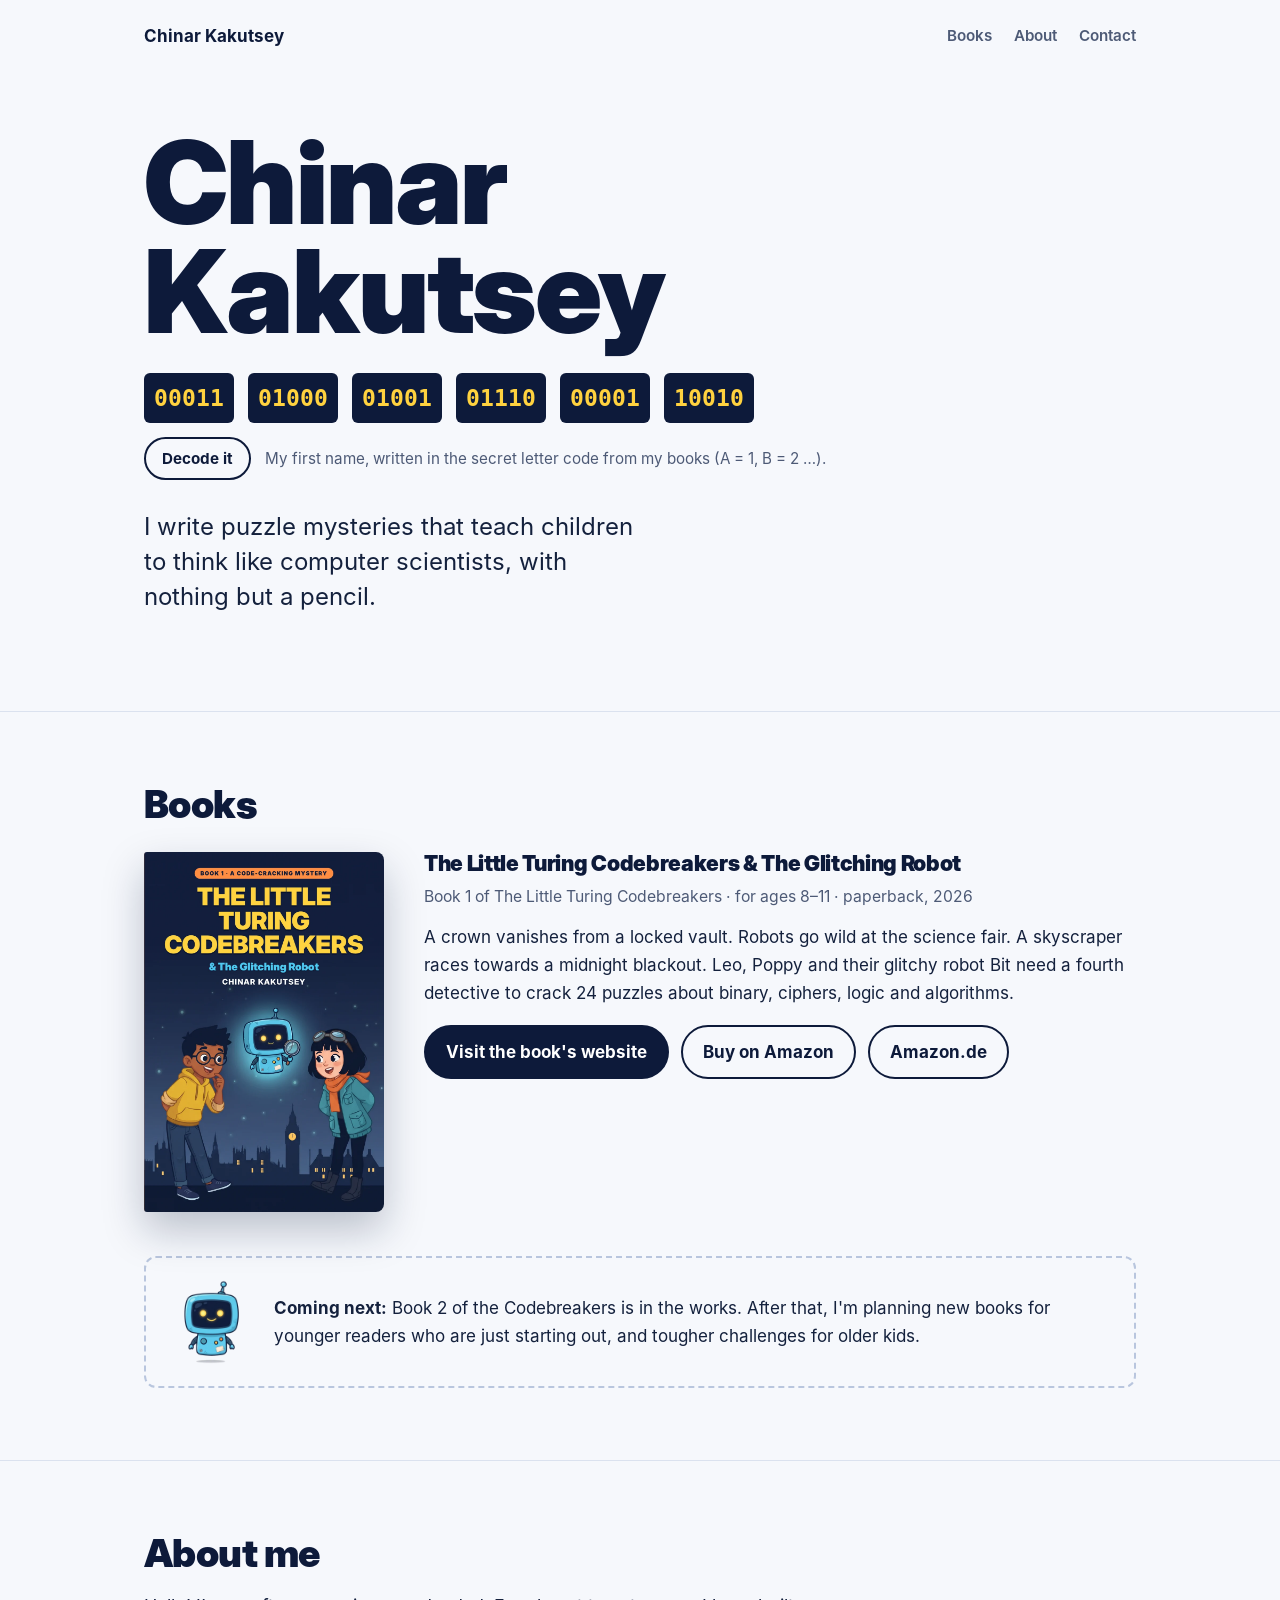
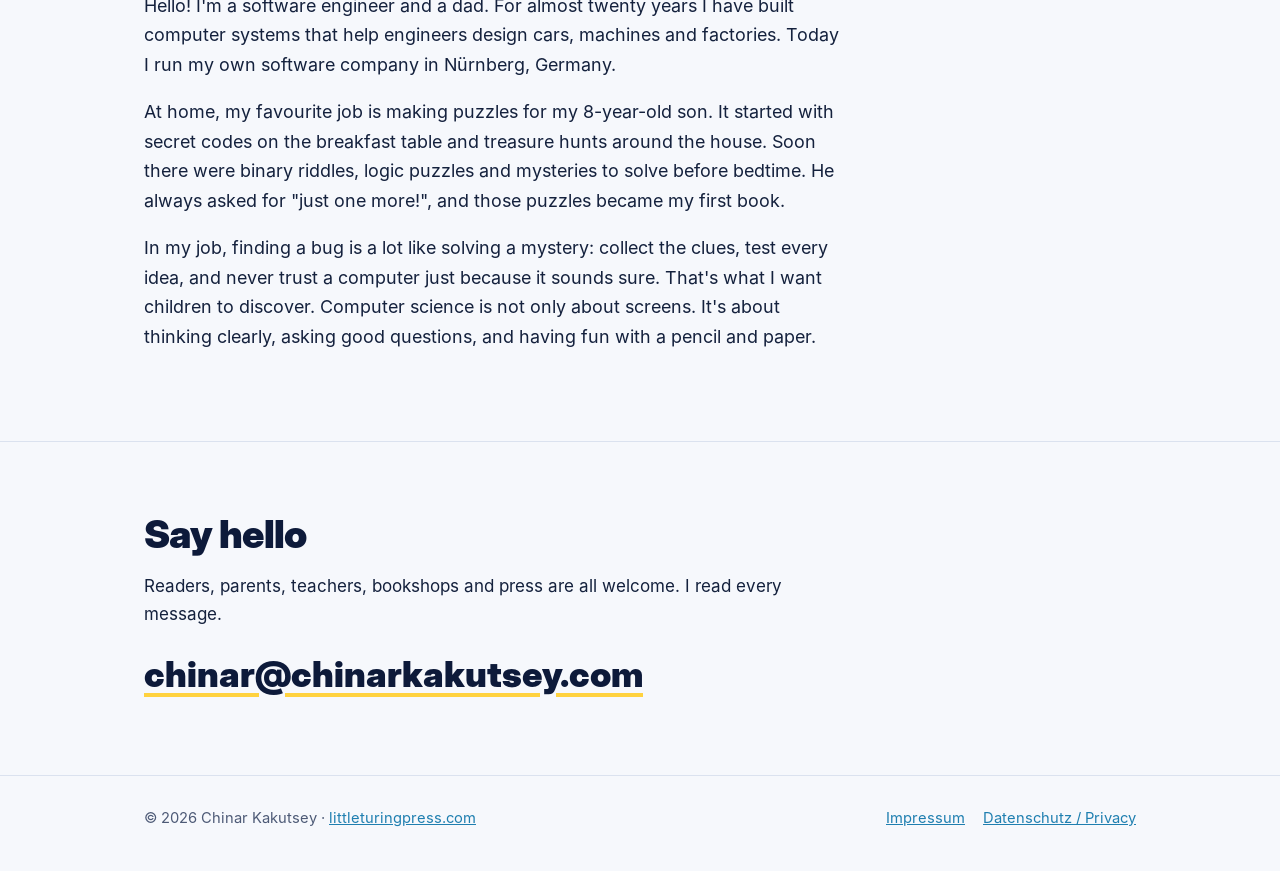
<file: index.html>
<!doctype html>
<html lang="en">
<head>
<meta charset="utf-8">
<meta name="viewport" content="width=device-width, initial-scale=1">
<title>Chinar Kakutsey · Author of The Little Turing Codebreakers</title>
<meta name="description" content="Chinar Kakutsey is a software engineer, dad and author of The Little Turing Codebreakers, screen-free coding mysteries for kids.">
<link rel="icon" href="assets/favicon.svg" type="image/svg+xml">
<link rel="preload" href="assets/fonts/InterDisplay-Black.woff" as="font" type="font/woff" crossorigin>
<link rel="stylesheet" href="assets/site.css?v=3">
<meta property="og:title" content="Chinar Kakutsey · Author">
<meta property="og:description" content="Puzzle mysteries that teach kids to think like computer scientists.">
<meta property="og:image" content="https://chinarkakutsey.com/assets/img/cover-og.jpg">
<meta property="og:url" content="https://chinarkakutsey.com/">
<meta property="og:type" content="profile">
</head>
<body>

<header class="site-head">
  <div class="wrap">
    <a class="home" href="./">Chinar Kakutsey</a>
    <nav aria-label="Main"><a href="#books">Books</a><a href="#about">About</a><a href="#contact">Contact</a></nav>
  </div>
</header>

<main>
<section class="hero">
  <div class="wrap">
    <h1>Chinar<br>Kakutsey</h1>
    <ul class="code-name" id="code-name" aria-label="My first name in binary letter code">
      <li data-b="00011" data-l="C">00011</li><li data-b="01000" data-l="H">01000</li><li data-b="01001" data-l="I">01001</li>
      <li data-b="01110" data-l="N">01110</li><li data-b="00001" data-l="A">00001</li><li data-b="10010" data-l="R">10010</li>
    </ul>
    <div class="code-row">
      <button class="code-btn" type="button" id="decode" aria-pressed="false">Decode it</button>
      <p class="code-hint" id="code-hint">My first name, written in the secret letter code from my books (A = 1, B = 2 …).</p>
    </div>
    <p class="tagline">I write puzzle mysteries that teach children to think like computer scientists, with nothing but a pencil.</p>
  </div>
</section>

<section class="block" id="books">
  <div class="wrap">
    <h2>Books</h2>
    <article class="book">
      <a href="https://littleturingpress.com"><img src="assets/img/cover.webp" width="900" height="1350" alt="Cover of The Little Turing Codebreakers and The Glitching Robot."></a>
      <div>
        <h3>The Little Turing Codebreakers &amp; The Glitching Robot</h3>
        <p class="meta">Book 1 of The Little Turing Codebreakers · for ages 8–11 · paperback, 2026</p>
        <p class="measure">A crown vanishes from a locked vault. Robots go wild at the science fair. A skyscraper races towards a midnight blackout. Leo, Poppy and their glitchy robot Bit need a fourth detective to crack 24 puzzles about binary, ciphers, logic and algorithms.</p>
        <div class="buttons">
          <a class="btn btn-solid" href="https://littleturingpress.com">Visit the book's website</a>
          <a class="btn" href="https://www.amazon.com/dp/B0HQVKLBCB" rel="noopener">Buy on Amazon</a>
          <a class="btn" href="https://www.amazon.de/dp/B0HQVKLBCB" rel="noopener">Amazon.de</a>
        </div>
      </div>
    </article>
    <div class="next">
      <img src="assets/img/bit.webp" width="420" height="420" alt="" loading="lazy">
      <p><b>Coming next:</b> Book 2 of the Codebreakers is in the works. After that, I'm planning new books for younger readers who are just starting out, and tougher challenges for older kids.</p>
    </div>
  </div>
</section>

<section class="block about" id="about">
  <div class="wrap"><div class="measure">
    <h2>About me</h2>
    <p>Hello! I'm a software engineer and a dad. For almost twenty years I have built computer systems that help engineers design cars, machines and factories. Today I run my own software company in Nürnberg, Germany.</p>
    <p>At home, my favourite job is making puzzles for my 8-year-old son. It started with secret codes on the breakfast table and treasure hunts around the house. Soon there were binary riddles, logic puzzles and mysteries to solve before bedtime. He always asked for "just one more!", and those puzzles became my first book.</p>
    <p>In my job, finding a bug is a lot like solving a mystery: collect the clues, test every idea, and never trust a computer just because it sounds sure. That's what I want children to discover. Computer science is not only about screens. It's about thinking clearly, asking good questions, and having fun with a pencil and paper.</p>
  </div></div>
</section>

<section class="block contact" id="contact">
  <div class="wrap">
    <h2>Say hello</h2>
    <p class="measure">Readers, parents, teachers, bookshops and press are all welcome. I read every message.</p>
    <a class="mail" href="mailto:chinar@chinarkakutsey.com">chinar@chinarkakutsey.com</a>
  </div>
</section>
</main>

<footer class="site-foot">
  <div class="wrap">
    <div>© 2026 Chinar Kakutsey · <a href="https://littleturingpress.com">littleturingpress.com</a></div>
    <nav aria-label="Legal"><a href="impressum.html">Impressum</a><a href="datenschutz.html">Datenschutz / Privacy</a></nav>
  </div>
</footer>

<script>
(function () {
  const list = document.getElementById("code-name"), btn = document.getElementById("decode"), hint = document.getElementById("code-hint");
  btn.addEventListener("click", function () {
    const on = !list.classList.contains("decoded");
    list.classList.toggle("decoded", on);
    list.querySelectorAll("li").forEach(li => { li.textContent = on ? li.dataset.l : li.dataset.b; });
    btn.textContent = on ? "Show the code" : "Decode it";
    btn.setAttribute("aria-pressed", on);
    hint.textContent = on ? "00011 = 2 + 1 = 3 = C. Each block is one letter." : "My first name, written in the secret letter code from my books (A = 1, B = 2 …).";
  });
})();
</script>
</body>
</html>
</file>
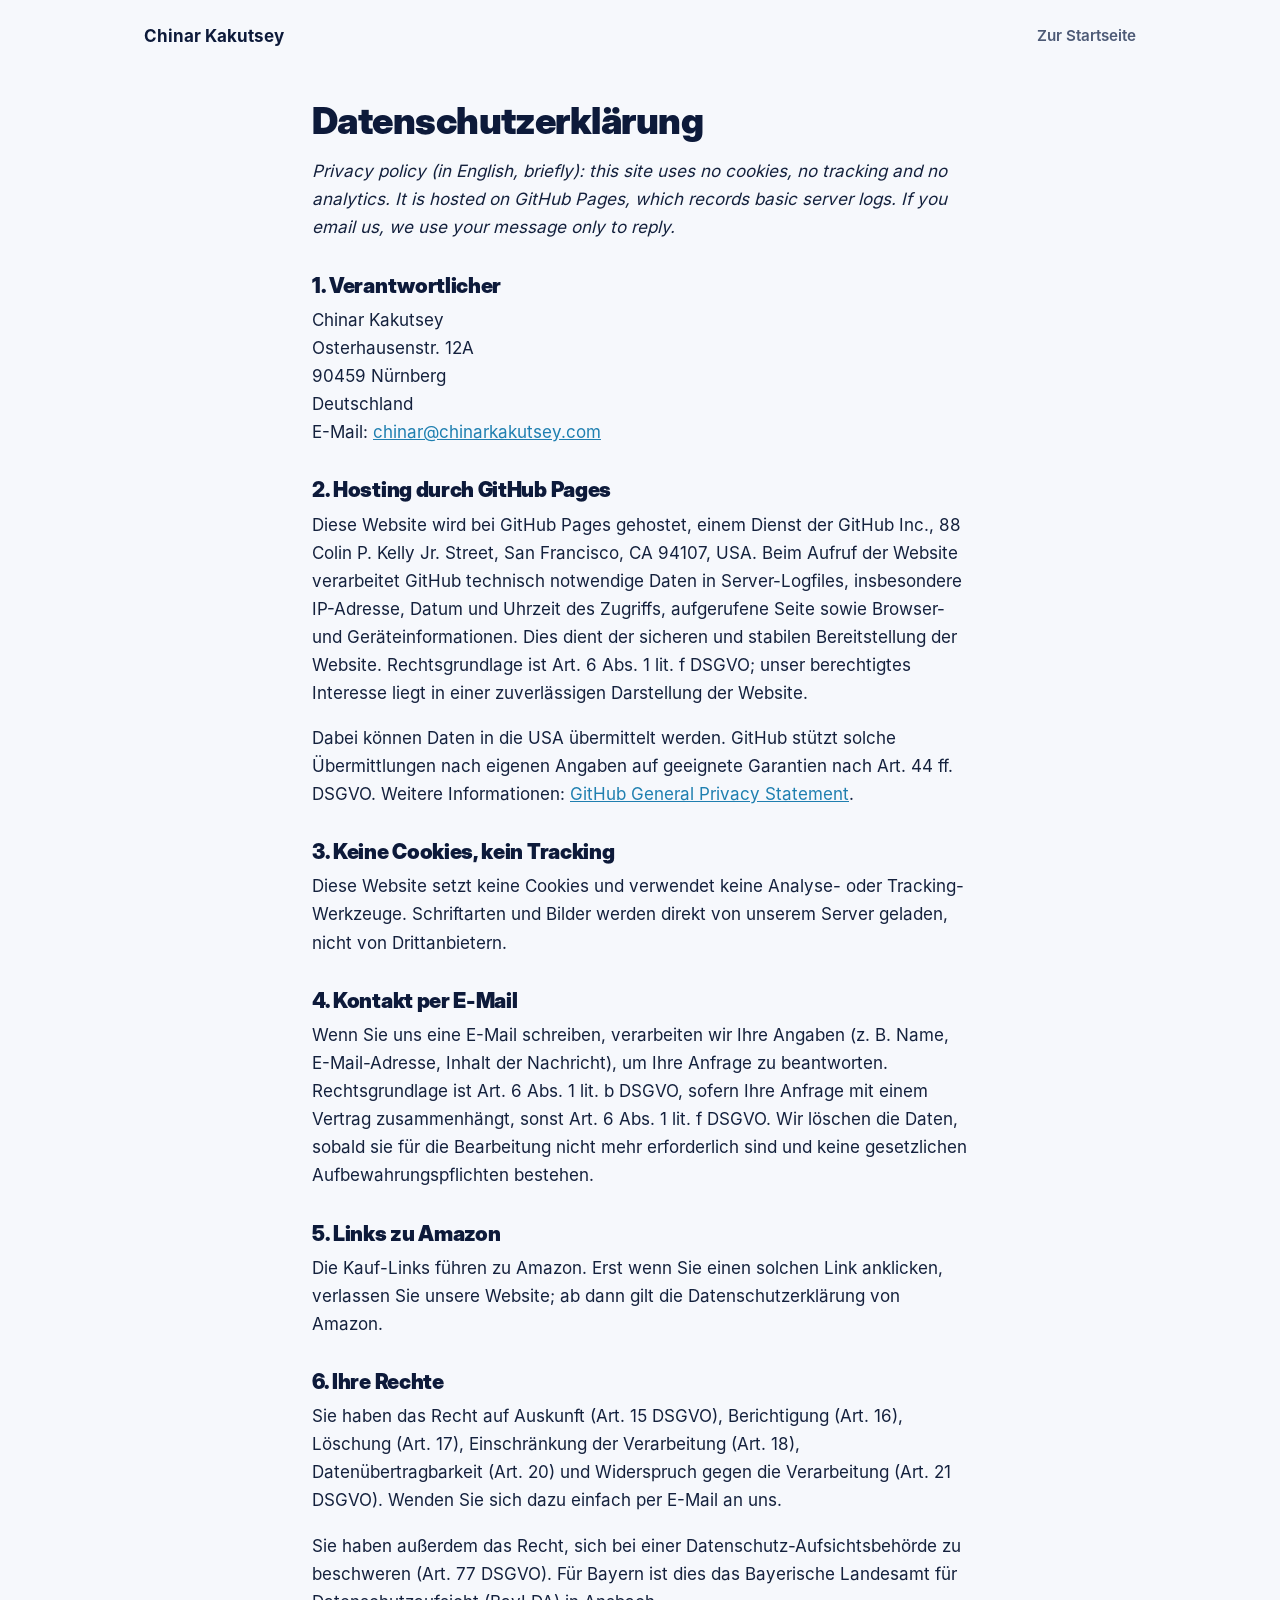
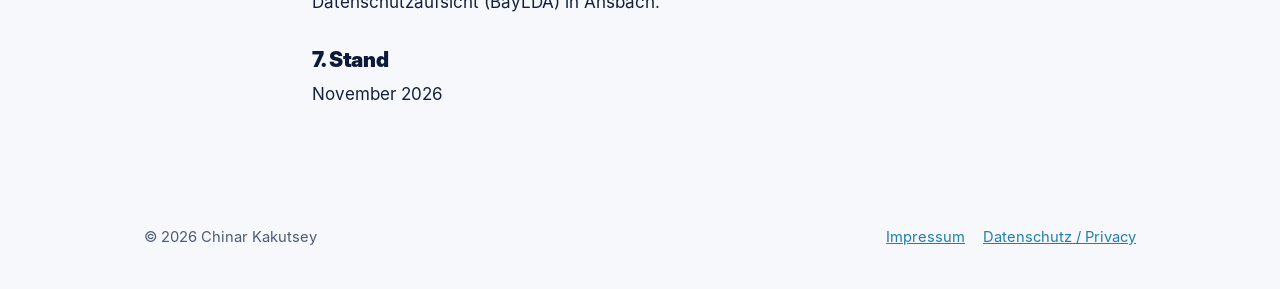
<file: datenschutz.html>
<!doctype html>
<html lang="de">
<head>
<meta charset="utf-8">
<meta name="viewport" content="width=device-width, initial-scale=1">
<title>Datenschutzerklärung · Chinar Kakutsey</title>
<link rel="icon" href="assets/favicon.svg" type="image/svg+xml">
<link rel="stylesheet" href="assets/site.css?v=3">
<meta name="robots" content="noindex">
</head>
<body>
<header class="site-head"><div class="wrap"><a class="home" href="./">Chinar Kakutsey</a><nav aria-label="Main"><a href="./">Zur Startseite</a></nav></div></header>
<main class="legal"><div class="wrap measure">
<h1>Datenschutzerklärung</h1>
<p><i>Privacy policy (in English, briefly): this site uses no cookies, no tracking and no analytics. It is hosted on GitHub Pages, which records basic server logs. If you email us, we use your message only to reply.</i></p>
<h2>1. Verantwortlicher</h2>
<p>Chinar Kakutsey<br>Osterhausenstr. 12A<br>90459 Nürnberg<br>Deutschland<br>E-Mail: <a href="mailto:chinar@chinarkakutsey.com">chinar@chinarkakutsey.com</a></p>
<h2>2. Hosting durch GitHub Pages</h2>
<p>Diese Website wird bei GitHub Pages gehostet, einem Dienst der GitHub Inc., 88 Colin P. Kelly Jr. Street, San Francisco, CA 94107, USA. Beim Aufruf der Website verarbeitet GitHub technisch notwendige Daten in Server-Logfiles, insbesondere IP-Adresse, Datum und Uhrzeit des Zugriffs, aufgerufene Seite sowie Browser- und Geräteinformationen. Dies dient der sicheren und stabilen Bereitstellung der Website. Rechtsgrundlage ist Art. 6 Abs. 1 lit. f DSGVO; unser berechtigtes Interesse liegt in einer zuverlässigen Darstellung der Website.</p>
<p>Dabei können Daten in die USA übermittelt werden. GitHub stützt solche Übermittlungen nach eigenen Angaben auf geeignete Garantien nach Art. 44 ff. DSGVO. Weitere Informationen: <a href="https://docs.github.com/en/site-policy/privacy-policies/github-general-privacy-statement" rel="noopener">GitHub General Privacy Statement</a>.</p>
<h2>3. Keine Cookies, kein Tracking</h2>
<p>Diese Website setzt keine Cookies und verwendet keine Analyse- oder Tracking-Werkzeuge. Schriftarten und Bilder werden direkt von unserem Server geladen, nicht von Drittanbietern.</p>
<h2>4. Kontakt per E-Mail</h2>
<p>Wenn Sie uns eine E-Mail schreiben, verarbeiten wir Ihre Angaben (z. B. Name, E-Mail-Adresse, Inhalt der Nachricht), um Ihre Anfrage zu beantworten. Rechtsgrundlage ist Art. 6 Abs. 1 lit. b DSGVO, sofern Ihre Anfrage mit einem Vertrag zusammenhängt, sonst Art. 6 Abs. 1 lit. f DSGVO. Wir löschen die Daten, sobald sie für die Bearbeitung nicht mehr erforderlich sind und keine gesetzlichen Aufbewahrungspflichten bestehen.</p>
<h2>5. Links zu Amazon</h2>
<p>Die Kauf-Links führen zu Amazon. Erst wenn Sie einen solchen Link anklicken, verlassen Sie unsere Website; ab dann gilt die Datenschutzerklärung von Amazon.</p>
<h2>6. Ihre Rechte</h2>
<p>Sie haben das Recht auf Auskunft (Art. 15 DSGVO), Berichtigung (Art. 16), Löschung (Art. 17), Einschränkung der Verarbeitung (Art. 18), Datenübertragbarkeit (Art. 20) und Widerspruch gegen die Verarbeitung (Art. 21 DSGVO). Wenden Sie sich dazu einfach per E-Mail an uns.</p>
<p>Sie haben außerdem das Recht, sich bei einer Datenschutz-Aufsichtsbehörde zu beschweren (Art. 77 DSGVO). Für Bayern ist dies das Bayerische Landesamt für Datenschutzaufsicht (BayLDA) in Ansbach.</p>
<h2>7. Stand</h2>
<p>November 2026</p>
</div></main>
<footer class="site-foot"><div class="wrap"><div>© 2026 Chinar Kakutsey</div><nav aria-label="Legal"><a href="impressum.html">Impressum</a><a href="datenschutz.html">Datenschutz / Privacy</a></nav></div></footer>
</body></html>
</file>
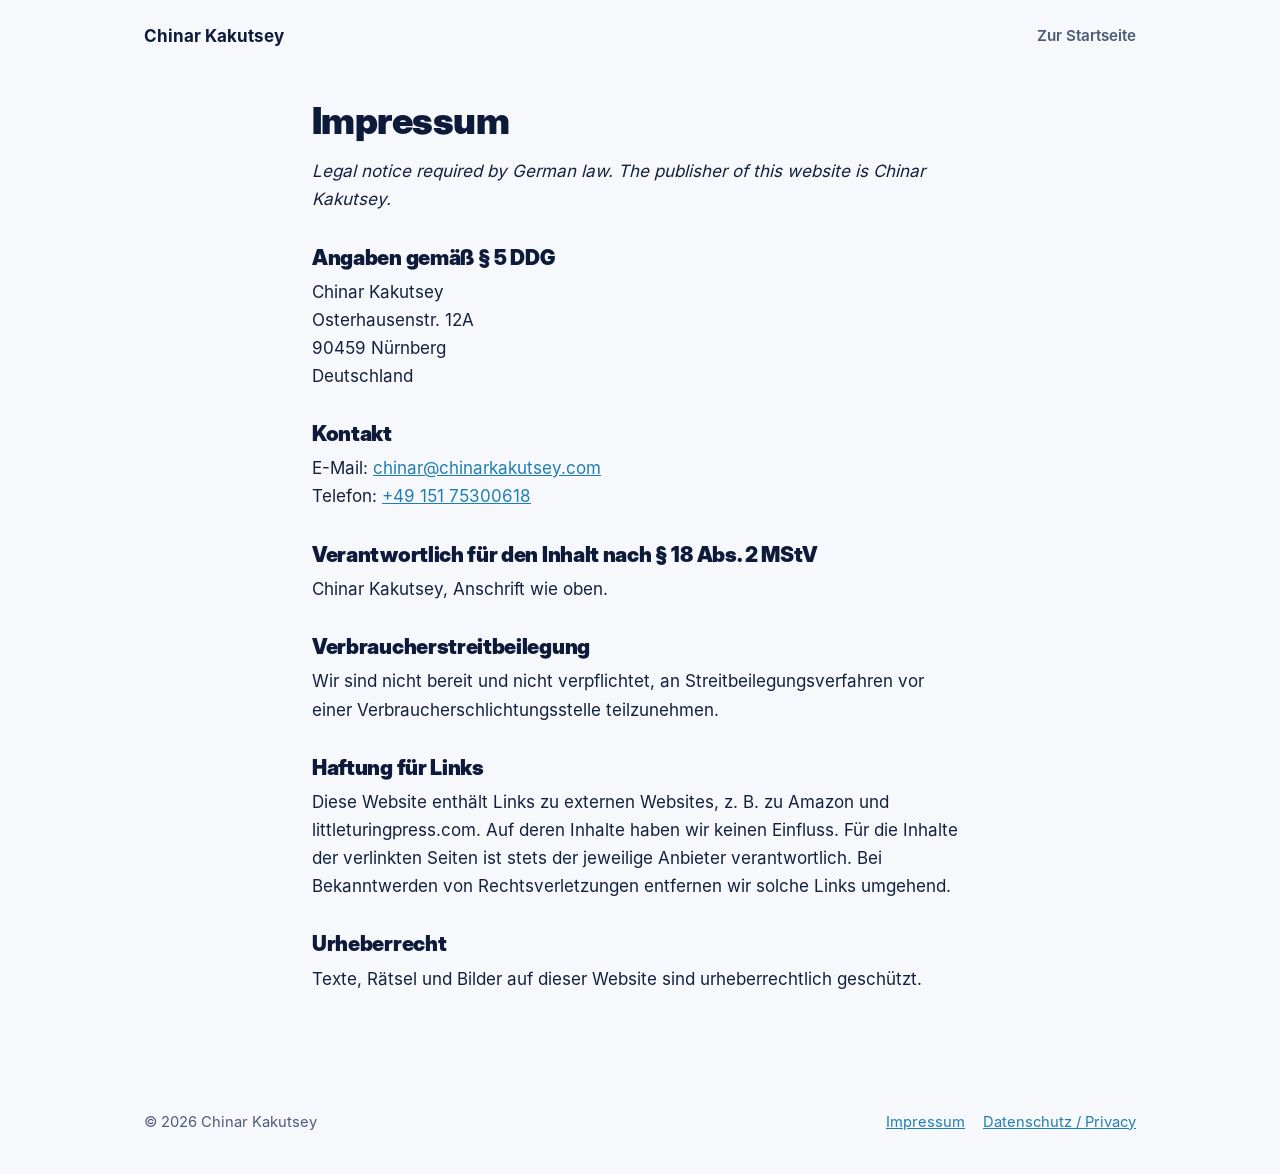
<file: impressum.html>
<!doctype html>
<html lang="de">
<head>
<meta charset="utf-8">
<meta name="viewport" content="width=device-width, initial-scale=1">
<title>Impressum · Chinar Kakutsey</title>
<link rel="icon" href="assets/favicon.svg" type="image/svg+xml">
<link rel="stylesheet" href="assets/site.css?v=3">
<meta name="robots" content="noindex">
</head>
<body>
<header class="site-head"><div class="wrap"><a class="home" href="./">Chinar Kakutsey</a><nav aria-label="Main"><a href="./">Zur Startseite</a></nav></div></header>
<main class="legal"><div class="wrap measure">
<h1>Impressum</h1>
<p><i>Legal notice required by German law. The publisher of this website is Chinar Kakutsey.</i></p>
<h2>Angaben gemäß § 5 DDG</h2>
<p>Chinar Kakutsey<br>Osterhausenstr. 12A<br>90459 Nürnberg<br>Deutschland</p>
<h2>Kontakt</h2>
<p>E-Mail: <a href="mailto:chinar@chinarkakutsey.com">chinar@chinarkakutsey.com</a><br>Telefon: <a href="tel:+4915175300618">+49 151 75300618</a></p>
<h2>Verantwortlich für den Inhalt nach § 18 Abs. 2 MStV</h2>
<p>Chinar Kakutsey, Anschrift wie oben.</p>
<h2>Verbraucherstreitbeilegung</h2>
<p>Wir sind nicht bereit und nicht verpflichtet, an Streitbeilegungsverfahren vor einer Verbraucherschlichtungsstelle teilzunehmen.</p>
<h2>Haftung für Links</h2>
<p>Diese Website enthält Links zu externen Websites, z. B. zu Amazon und littleturingpress.com. Auf deren Inhalte haben wir keinen Einfluss. Für die Inhalte der verlinkten Seiten ist stets der jeweilige Anbieter verantwortlich. Bei Bekanntwerden von Rechtsverletzungen entfernen wir solche Links umgehend.</p>
<h2>Urheberrecht</h2>
<p>Texte, Rätsel und Bilder auf dieser Website sind urheberrechtlich geschützt. </p>
</div></main>
<footer class="site-foot"><div class="wrap"><div>© 2026 Chinar Kakutsey</div><nav aria-label="Legal"><a href="impressum.html">Impressum</a><a href="datenschutz.html">Datenschutz / Privacy</a></nav></div></footer>
</body></html>
</file>
<file: assets/site.css>
/* chinarkakutsey.com */
@font-face { font-family: "Inter Display"; font-weight: 900; font-display: swap; src: url("fonts/InterDisplay-Black.woff") format("woff"); }
@font-face { font-family: "Inter"; font-weight: 400; font-display: swap; src: url("fonts/Inter-Regular.woff") format("woff"); }
@font-face { font-family: "Inter"; font-weight: 600; font-display: swap; src: url("fonts/Inter-SemiBold.woff") format("woff"); }
@font-face { font-family: "Inter"; font-weight: 700; font-display: swap; src: url("fonts/Inter-Bold.woff") format("woff"); }
@font-face { font-family: "Code"; font-weight: 700; font-display: swap; src: url("fonts/DejaVuSansMono-Bold.woff") format("woff"); }

:root {
  --ink: #14213d;
  --night: #0d1a3a;
  --muted: #4d5a76;
  --paper: #f6f8fc;
  --line: #dbe2ef;
  --signal: #ffd23f;
  --sky: #1f7fb0;
}
* { box-sizing: border-box; }
html { scroll-behavior: smooth; }
@media (prefers-reduced-motion: reduce) { html { scroll-behavior: auto; } * { transition: none !important; } }
body { margin: 0; background: var(--paper); color: var(--ink); font-family: "Inter", system-ui, sans-serif; font-size: 1.0625rem; line-height: 1.65; }
img { max-width: 100%; height: auto; display: block; }
a { color: var(--sky); }
a:hover { color: var(--night); }
:focus-visible { outline: 3px solid var(--sky); outline-offset: 3px; border-radius: 4px; }
.wrap { max-width: 1040px; margin: 0 auto; padding: 0 24px; }
.measure { max-width: 64ch; }
h1, h2, h3 { font-family: "Inter Display", "Inter", sans-serif; font-weight: 900; line-height: 1.05; letter-spacing: -0.015em; margin: 0 0 0.45em; color: var(--night); }
h2 { font-size: clamp(1.8rem, 3.4vw, 2.4rem); }
h3 { font-size: 1.35rem; }
p { margin: 0 0 1em; }

.site-head .wrap { display: flex; justify-content: space-between; align-items: center; padding-top: 22px; padding-bottom: 22px; }
.site-head .home { font-weight: 700; text-decoration: none; color: var(--night); }
.site-head nav { display: flex; gap: 22px; font-weight: 600; font-size: 0.95rem; }
.site-head nav a { text-decoration: none; color: var(--muted); }
.site-head nav a:hover { color: var(--night); }
@media (max-width: 560px) { .site-head nav { display: none; } }

/* hero: the name, and the name in code */
.hero { padding: 56px 0 72px; border-bottom: 1px solid var(--line); }
.hero h1 { font-size: clamp(3rem, 10vw, 7.2rem); line-height: 0.95; margin-bottom: 26px; }
.code-name { display: flex; flex-wrap: wrap; gap: 10px 14px; margin: 0 0 14px; padding: 0; list-style: none; }
.code-name li { font-family: "Code", monospace; font-size: clamp(1rem, 2.3vw, 1.45rem); background: var(--night); color: var(--signal); padding: 6px 10px; border-radius: 6px; min-width: 5.6ch; text-align: center; transition: background .3s, color .3s; }
.code-name.decoded li { background: var(--signal); color: var(--night); }
.code-row { display: flex; align-items: center; gap: 14px; flex-wrap: wrap; }
.code-btn { font: inherit; font-weight: 700; font-size: 0.95rem; background: transparent; color: var(--night); border: 2px solid var(--night); border-radius: 999px; padding: 7px 16px; cursor: pointer; }
.code-btn:hover { background: var(--night); color: #fff; }
.code-hint { font-size: 0.95rem; color: var(--muted); margin: 0; }
.tagline { font-size: clamp(1.2rem, 2.4vw, 1.5rem); line-height: 1.45; margin-top: 30px; max-width: 34ch; }

section.block { padding: 72px 0; border-bottom: 1px solid var(--line); }

/* books */
.book { display: grid; grid-template-columns: 240px 1fr; gap: 40px; align-items: start; margin-top: 28px; }
.book img { box-shadow: 0 18px 40px rgba(13, 26, 58, 0.25); border-radius: 3px 8px 8px 3px; }
.book .meta { color: var(--muted); font-size: 0.98rem; margin-bottom: 0.8em; }
.buttons { display: flex; flex-wrap: wrap; gap: 12px; margin-top: 18px; }
.btn { display: inline-block; text-decoration: none; font-weight: 700; padding: 11px 20px; border-radius: 999px; border: 2px solid var(--night); color: var(--night); }
.btn-solid { background: var(--night); color: #fff; }
.btn:hover { background: var(--signal); border-color: var(--signal); color: var(--night); }
.btn-soon, .btn-soon:hover { background: transparent; border: 2px dashed #9fb0d4; color: var(--muted); cursor: default; }
.next { margin-top: 44px; padding: 22px 24px; border: 2px dashed #b9c6de; border-radius: 12px; display: flex; gap: 20px; align-items: center; }
.next img { width: 84px; flex: none; }
.next p { margin: 0; }
@media (max-width: 680px) { .book { grid-template-columns: 1fr; } .book img { max-width: 220px; } .next { flex-direction: column; align-items: flex-start; } }

/* about */
.about p { font-size: 1.12rem; }

/* contact */
.contact .mail { font-family: "Inter Display"; font-weight: 900; font-size: clamp(1.4rem, 4vw, 2.2rem); color: var(--night); text-decoration-color: var(--signal); text-decoration-thickness: 4px; text-underline-offset: 6px; overflow-wrap: anywhere; }

.site-foot { padding: 30px 0 40px; font-size: 0.92rem; color: var(--muted); }
.site-foot .wrap { display: flex; flex-wrap: wrap; justify-content: space-between; gap: 14px; }
.site-foot nav { display: flex; gap: 18px; }

.legal { padding: 30px 0 70px; }
.legal h1 { font-size: 2.3rem; }
.legal h2 { font-size: 1.3rem; margin-top: 1.6em; }
</file>
